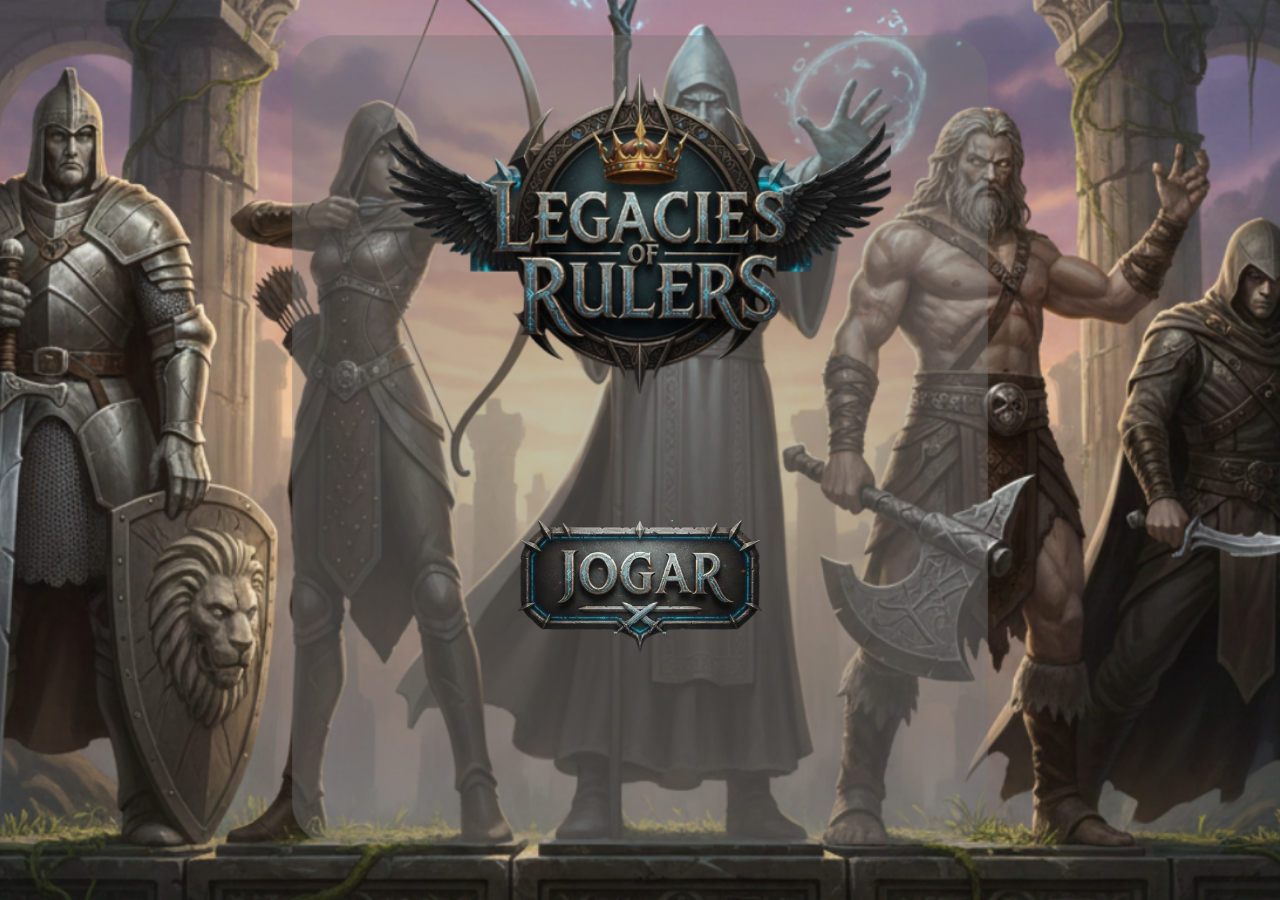
<file: index.html>
<!DOCTYPE html>
<html lang="pt-BR">
<head>
    <meta charset="UTF-8">
    <meta name="viewport" content="width=device-width, initial-scale=1.0">
    <title>Legacies of Rulers</title>
    <link rel="stylesheet" href="styles.css">
</head>
<body>


    <div class="rpg-container">
        
        <div class="button-main-container">
            
            <a href="pagina de seleçao.html">

            <img id="btn-jogar" src="./assets/Gemini_Generated_Image_un29jun29jun29ju-removebg-preview.png" 
                 data-clicked-src="./assets/Gemini_Generated_Image_5ojl405ojl405ojl-removebg-preview.png" 
                 alt="Botão Jogar" class="rpg-button">
            
            </a>
        </div>
        
        </div>

    <script src="script.js"></script>
</body>
</html>
</file>
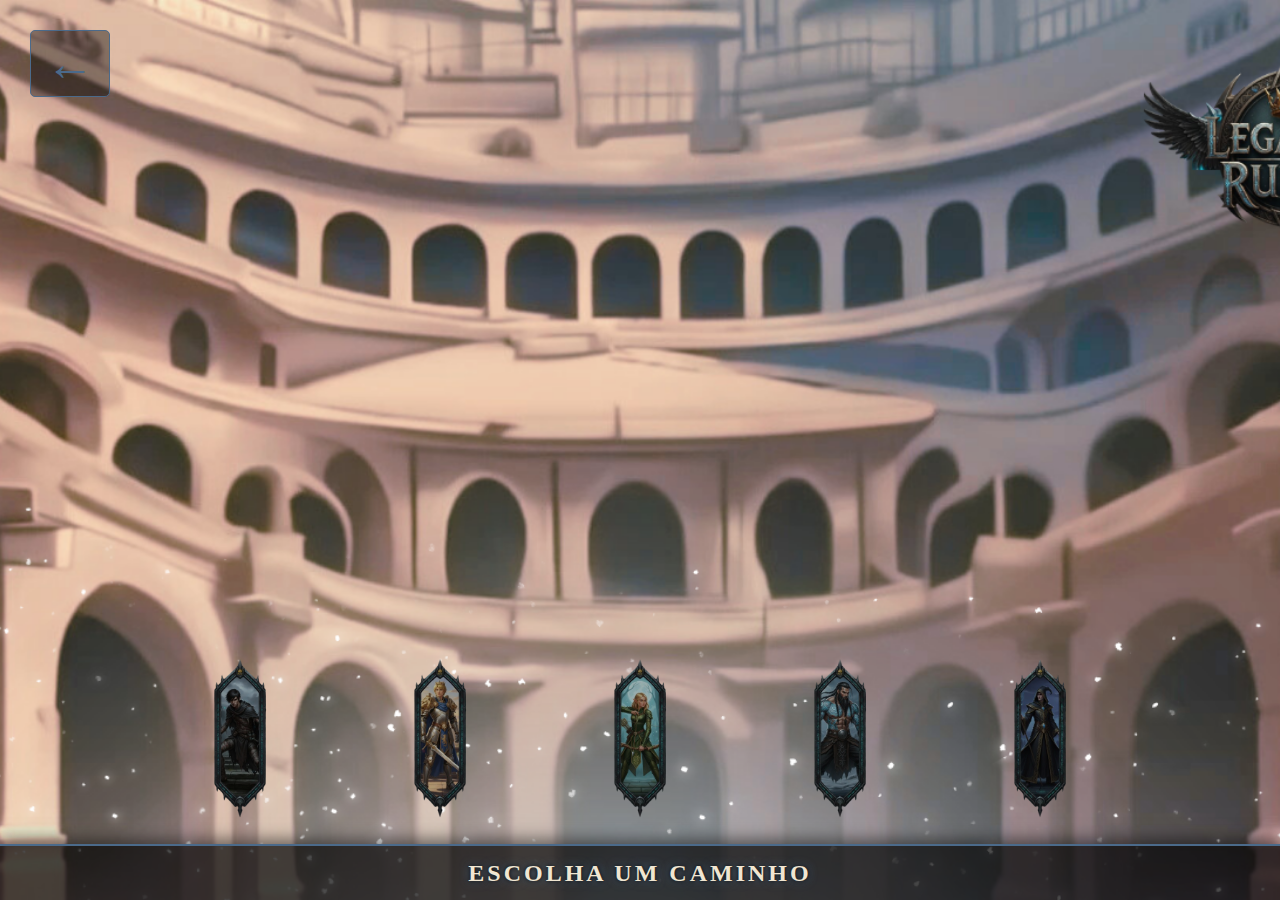
<file: pagina de seleçao.html>
<!DOCTYPE html>
<html lang="pt-BR">
<head>
    <meta charset="UTF-8">
    <meta name="viewport" content="width=device-width, initial-scale=1.0">
    <title>Seleção de Personagens - Legacies of Rulers</title>
    <link rel="stylesheet" href="pagina de seleção-styles.css">
</head>
<body>

    <div id="loader-wrapper">
        <div class="loader-content">
            <div class="rpg-loader">CARREGANDO...</div>
        </div>
    </div>

    <div class="selection-container">
        
        <a href="index.html" class="back-button" id="btn-back">
            &#x2190;
        </a>

        <div class="character-frames">
            
            <div class="character-frame" data-character="Rogue" 
                 data-description="Um ladrão de rua com grande habilidade oculta para assassinato. Ágil e sorrateiro, ele se move nas sombras.">
                <img src="./assets/ladino pagina de seleção.png" alt="Ladino" class="char-image">
            </div>

            <div class="character-frame" data-character="Prince" 
                 data-description="Um líder nato, treinado na arte da guerra e da diplomacia. Sua armadura é um símbolo de justiça.">
                <img src="./assets/guerreiro pagina de seleção.png" alt="Príncipe" class="char-image">
            </div>

            <div class="character-frame" data-character="Archer" 
                 data-description="Uma elfa ágil e precisa, mestra do arco e flecha. Seus sentidos aguçados a tornam uma caçadora implacável.">
                <img src="./assets/arqueira pagina de seleção.png" alt="Arqueira" class="char-image">
            </div>
            
            <div class="character-frame" data-character="Viking" 
                 data-description="Um guerreiro bárbaro, cuja força e fúria são lendárias. Seus punhos de ferro esmagam qualquer resistência.">
                <img src="./assets/barbaro pagina de seleção.png" alt="Viking" class="char-image">
            </div>

            <div class="character-frame" data-character="Mage" 
                 data-description="Um jovem arcano, com um vasto conhecimento de magia. Seu cajado canaliza energias místicas devastadoras.">
                <img src="./assets/mago pagina de seleção.png" alt="Mago" class="char-image">
            </div>
            
        </div>

        <div class="rpg-footer">
            <p>ESCOLHA UM CAMINHO</p>
        </div>
        
    </div>

    <div id="description-box" class="description-box">
        <p id="description-text"></p>
    </div>

    




<div id="confirmation-modal" class="modal-overlay">
        <div class="modal-content">
            <h2 id="modal-title">Confirmar Escolha</h2>
            <p id="modal-text">Você deseja escolher <span id="character-name-display"></span> para seguir em frente na história?</p>
            
            <div class="modal-buttons">
                <button id="btn-confirm-next" class="modal-button btn-confirm">
                    SEGUIR EM FRENTE
                </button>
                
                <button id="btn-cancel" class="modal-button btn-cancel">
                    CANCELAR
                </button>
            </div>
        </div>
    </div>
    <div id="description-box" class="description-box">
    </div>



    <script src="pagina de seleção-script.js"></script>
</body>
</html>
</file>
<file: styles.css>
/* ======================================================= */
/* 1. ESTILOS GERAIS E LAYOUT PRINCIPAL (index.html) */
/* ======================================================= */

body {
    margin: 0;
    padding: 0;
    background-color: #000; 
    font-family: sans-serif;
    display: flex;
    justify-content: center;
    align-items: center;
    min-height: 100vh;
}

/* Container Principal com a Arte de Fundo */
.rpg-container {
    width: 100vw; 
    height: 100vh; 
    /* Imagem principal como fundo */
    background-image: url('./assets/fundo.png'); 
    background-size: cover; 
    background-position: center; 
    background-repeat: no-repeat;
    
    display: flex;
    flex-direction: column; 
    align-items: center; 
    justify-content: center; /* Centraliza o botão verticalmente */
    text-align: center;
    box-sizing: border-box;
}

/* Container do Botão Principal (JOGAR) */
.button-main-container {
    /* Ajuste de margem para posicionar o botão sob o logo na arte de fundo */
    margin-top: 250px; 
    margin-bottom: 0; 
}

/* Estilos do Botão Principal (JOGAR) */
.rpg-button {
    width: 100%;
    max-width: 350px; 
    cursor: pointer;
    transition: transform 0.1s ease; 
}

/* Classe CSS para simular o estado "clicado" */
.is-clicked {
    transform: scale(0.95); 
}

/* ======================================================= */
/* 2. TELA DE CARREGAMENTO (LOADER) */
/* (Inclusão de funcionalidade de transição) */
/* ======================================================= */

#loader-wrapper {
    position: fixed;
    top: 0;
    left: 0;
    width: 100%;
    height: 100%;
    z-index: 1000; 
    background-color: #000; 
    display: flex;
    justify-content: center;
    align-items: center;
    opacity: 1;
    transition: opacity 0.5s ease-out, visibility 0.5s; 
    visibility: visible;
}

#loader-wrapper.loaded {
    opacity: 0; 
    visibility: hidden; 
    pointer-events: none; 
}

.rpg-loader {
    font-size: 2em;
    color: #f0e6d2; 
    text-shadow: 0 0 5px #ffcc00, 0 0 10px #ff9900; 
    font-weight: bold;
    letter-spacing: 5px;
    animation: pulse 1.5s infinite alternate; 
}

@keyframes pulse {
    0% { transform: scale(0.9); opacity: 0.8; }
    100% { transform: scale(1.1); opacity: 1; }
}

/* ======================================================= */
/* 3. MEDIA QUERIES (Responsividade para index.html) */
/* ======================================================= */

/* Ajustes para Tablets */
@media (max-width: 768px) {
    .button-main-container {
        margin-top: 150px; 
    }
    .rpg-button {
        max-width: 280px; 
    }
}

/* Ajustes para Celulares */
@media (max-width: 480px) {
    .button-main-container {
        margin-top: 100px; 
    }
    .rpg-button {
        max-width: 200px; 
    }
    .rpg-loader {
        font-size: 1.5em; 
        letter-spacing: 3px;
    }
}
</file>
<file: pagina de seleção-styles.css>
/* ======================================================= */
/* 1. ESTILOS GERAIS E LAYOUT PRINCIPAL (selection.html) */
/* ======================================================= */

body {
    margin: 0;
    padding: 0;
    background-color: #000;
    font-family: sans-serif;
    min-height: 100vh;
}

.selection-container {
    width: 100vw; 
    height: 100vh; 
    
    /* Fundo Inicial (o fundo de estrelas) */
    background-image: url('./assets/fundo\ da\ pagina\ de\ seleção.png'); 
    
    /* Enquadramento em tela cheia */
    background-size: cover; 
    background-position: center top; 
    background-repeat: no-repeat;
    
    /* Transição para troca de fundo via JS (para o hover) */
    transition: background-image 0.5s ease-in-out; 
    
    display: flex;
    flex-direction: column; 
    align-items: center; 
    justify-content: flex-end; /* Alinha o conteúdo na parte inferior */
    box-sizing: border-box;
    padding-bottom: 8vh; /* Espaço para o rodapé */
}

/* ======================================================= */
/* 2. LAYOUT DOS PERSONAGENS (Quadros) */
/* ======================================================= */

.character-frames {
    display: flex; 
    justify-content: center; 
    align-items: flex-end; 
    gap: 20px; 
    z-index: 2;
    
    /* CORREÇÃO PARA RESPONSIVIDADE EM CELULARES */
    width: 100%; /* Ocupa 100% da largura da tela */
    overflow-x: auto; /* PERMITE A ROLAGEM HORIZONTAL SE O CONTEÚDO EXCEDER */
    padding: 0 10px; /* Adiciona um pequeno padding nas laterais */
    box-sizing: border-box;
}

.character-frame {
    /* O 'flex-shrink: 0' impede que os itens sejam espremidos em telas apertadas */
    flex-shrink: 0; 
    width: 180px; 
    height: auto;
    cursor: pointer;
    transition: transform 0.3s ease, filter 0.3s ease;
    filter: brightness(0.7); 
}

.char-image {
    width: 100%;
    height: 100%;
    display: block;
}

/* Estado de Seleção (Quando a classe .selected é adicionada por clique) */
.character-frame.selected {
    transform: scale(1.15) translateY(-25px); 
    filter: brightness(1.0); 
    z-index: 5;
}

/* ======================================================= */
/* 3. CAIXA DE DESCRIÇÃO (Tooltip) */
/* ======================================================= */

.description-box {
    position: fixed; 
    top: 30px; 
    right: 30px; 
    width: 300px; 
    max-height: 200px; 
    padding: 20px;
    background: rgba(0, 0, 0, 0.8); 
    border: 2px solid #4b6a8a; 
    border-radius: 8px;
    box-shadow: 0 0 15px rgba(0, 0, 0, 0.7);
    color: #f0e6d2; 
    font-family: 'Times New Roman', serif; 
    font-size: 1.1em;
    line-height: 1.4;
    text-align: left;
    overflow-y: auto; 
    
    /* Efeito de fade-in/out */
    opacity: 0;
    visibility: hidden;
    transform: translateX(20px); 
    transition: opacity 0.3s ease-out, transform 0.3s ease-out, visibility 0.3s ease-out;
    z-index: 10; 
}

.description-box.visible {
    opacity: 1;
    visibility: visible;
    transform: translateX(0);
}

/* ======================================================= */
/* 4. RODAPÉ RPG ("Escolha um Caminho") */
/* ======================================================= */

.rpg-footer {
    position: absolute; 
    bottom: 0;
    left: 0;
    width: 100%;
    height: 6vh; 
    display: flex;
    justify-content: center;
    align-items: center;
    
    background: rgba(0, 0, 0, 0.7); 
    border-top: 2px solid #4b6a8a; 
    box-shadow: 0 -5px 15px rgba(0, 0, 0, 0.5);
    z-index: 1; 
}

.rpg-footer p {
    margin: 0;
    padding: 0;
    font-family: serif; 
    font-size: 1.5em;
    color: #f0e6d2; 
    text-shadow: 0 0 5px #000, 0 0 10px #4b6a8a; 
    letter-spacing: 3px;
    font-weight: bold;
}

/* ======================================================= */
/* 5. BOTÃO DE VOLTAR */
/* ======================================================= */

.back-button {
    position: absolute;
    top: 30px; 
    left: 30px; 
    font-size: 3em;
    color: #4b6a8a; 
    text-decoration: none;
    transition: color 0.2s ease, transform 0.2s ease;
    cursor: pointer;
    z-index: 10;
    background: rgba(0, 0, 0, 0.4);
    padding: 5px 15px;
    border-radius: 5px;
    border: 1px solid #4b6a8a;
}

.back-button:hover {
    color: #8cefff; 
    transform: scale(1.1);
}

/* ======================================================= */
/* 6. TELA DE CARREGAMENTO (LOADER) */
/* ======================================================= */

#loader-wrapper {
    position: fixed;
    top: 0;
    left: 0;
    width: 100%;
    height: 100%;
    z-index: 1000; 
    background-color: #000; 
    display: flex;
    justify-content: center;
    align-items: center;
    opacity: 1;
    transition: opacity 0.5s ease-out, visibility 0.5s; 
    visibility: visible;
}

#loader-wrapper.loaded {
    opacity: 0; 
    visibility: hidden; 
    pointer-events: none; 
}

.rpg-loader {
    font-size: 2em;
    color: #f0e6d2; 
    text-shadow: 0 0 5px #ffcc00, 0 0 10px #ff9900; 
    font-weight: bold;
    letter-spacing: 5px;
    animation: pulse 1.5s infinite alternate; 
}

@keyframes pulse {
    0% { transform: scale(0.9); opacity: 0.8; }
    100% { transform: scale(1.1); opacity: 1; }
}

/* ======================================================= */
/* 7. MEDIA QUERIES (Responsividade para selection.html) */
/* ======================================================= */

/* Ajustes para Tablets e Monitores Menores (até 900px) */
@media (max-width: 900px) {
    .character-frames {
        gap: 15px;
    }
    .character-frame {
        width: 140px; 
    }
    .character-frame.selected {
         transform: scale(1.1) translateY(-20px); 
    }
    .description-box {
        width: 250px;
        font-size: 0.9em;
        top: 20px;
        right: 20px;
        padding: 15px;
    }
}

/* Ajustes para Celulares (até 600px) */
@media (max-width: 600px) {
    .character-frames {
        /* Garante que o espaçamento seja menor para caber mais */
        gap: 10px;
        /* Remove o justify-content: center para permitir a rolagem a partir do centro */
        justify-content: flex-start; 
    }
    .character-frame {
        width: 100px; /* Tamanho mínimo do personagem no celular */
    }
    .back-button {
        font-size: 2em;
        top: 15px;
        left: 15px;
    }
    .rpg-footer {
        height: 5vh;
    }
    .rpg-footer p {
        font-size: 1em;
        letter-spacing: 2px;
    }
    /* Centraliza e torna a caixa de descrição mais compacta no celular */
    .description-box {
        width: 90%; 
        top: 10px;
        right: 5%;
        left: 5%; 
        margin: 0 auto;
        padding: 10px;
        font-size: 0.8em;
    }
}





/* ======================================================= */
/* 8. MODAL DE CONFIRMAÇÃO */
/* ======================================================= */

/* Camada que escurece e centraliza o modal */
.modal-overlay {
    position: fixed;
    top: 0;
    left: 0;
    width: 100%;
    height: 100%;
    background: rgba(0, 0, 0, 0.9); /* Fundo bem escuro */
    display: flex;
    justify-content: center;
    align-items: center;
    z-index: 2000; /* Acima de TUDO */
    
    /* Esconde o modal por padrão */
    opacity: 0;
    visibility: hidden;
    transition: opacity 0.3s ease-out;
}

/* Estado visível (controlado pelo JS) */
.modal-overlay.visible {
    opacity: 1;
    visibility: visible;
}

/* Caixa central do conteúdo */
.modal-content {
    background: #1a1a1a; /* Fundo mais escuro que a borda */
    border: 3px solid #4b6a8a; /* Borda azul/cinza RPG */
    border-radius: 10px;
    padding: 30px;
    width: 90%;
    max-width: 450px;
    text-align: center;
    box-shadow: 0 0 25px rgba(0, 0, 0, 0.9);
    
    /* Efeito de pop-in */
    transform: scale(0.8);
    transition: transform 0.3s ease-out;
}

.modal-overlay.visible .modal-content {
    transform: scale(1);
}

#modal-title {
    color: #ffcc00; /* Dourado */
    font-family: serif;
    font-size: 2em;
    margin-bottom: 10px;
}

#modal-text {
    color: #f0e6d2; /* Cor de texto claro */
    font-size: 1.1em;
    line-height: 1.5;
    margin-bottom: 25px;
}

#character-name-display {
    font-weight: bold;
    color: #8cefff; /* Nome do personagem em destaque */
}

/* Container dos botões */
.modal-buttons {
    display: flex;
    justify-content: space-around;
    gap: 15px;
}

/* Estilo dos botões */
.modal-button {
    padding: 12px 20px;
    border: none;
    border-radius: 5px;
    cursor: pointer;
    font-weight: bold;
    text-transform: uppercase;
    transition: background-color 0.2s ease, transform 0.1s ease;
    width: 100%;
}

.btn-confirm {
    background-color: #4b6a8a; /* Botão de ação principal */
    color: #fff;
}

.btn-confirm:hover {
    background-color: #5d83ae;
    transform: scale(1.05);
}

.btn-cancel {
    background-color: #333; /* Botão secundário/cancelar */
    color: #ccc;
    border: 1px solid #555;
}

.btn-cancel:hover {
    background-color: #444;
    transform: scale(1.05);
}
</file>
